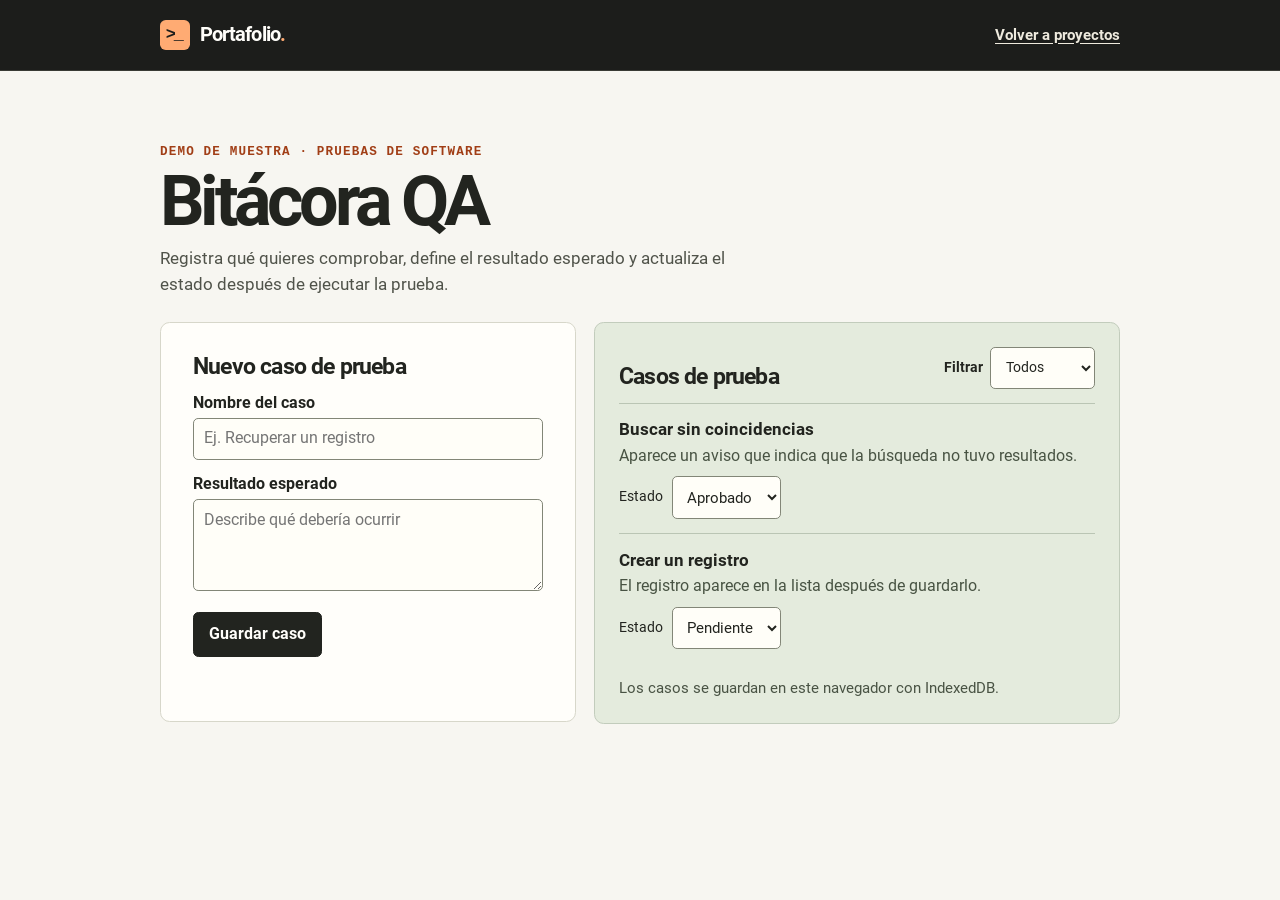
<file: demos/bitacora.html>
<!doctype html>
<html lang="es-MX"><head><meta charset="utf-8"><meta name="viewport" content="width=device-width,initial-scale=1"><meta name="theme-color" content="#1c1d1b"><title>Bitácora QA · Casos de prueba</title><link rel="icon" href="../assets/icono.png"><link rel="stylesheet" href="../css/estilos.css"><link rel="stylesheet" href="../css/demos.css"><script defer src="bitacora.js"></script></head>
<body class="demo"><a class="salto" href="#principal">Saltar al contenido</a>
<header class="cabecera"><div class="ancho barra"><a class="marca" href="../index.html"><span class="marca-icono" aria-hidden="true">&gt;_</span><span>Portafolio<span class="punto">.</span></span></a><a class="volver" href="../index.html#proyectos">Volver a proyectos</a></div></header>
<main class="ancho escenario" id="principal">
  <div class="encabezado-demo"><p class="ceja">Demo de muestra · Pruebas de software</p><h1>Bitácora QA</h1><p>Registra qué quieres comprobar, define el resultado esperado y actualiza el estado después de ejecutar la prueba.</p></div>
  <div class="qa-grid">
    <section class="panel-demo panel-qa" aria-labelledby="nuevo"><h2 id="nuevo">Nuevo caso de prueba</h2>
      <form id="formulario-caso"><fieldset id="entradas" disabled><label for="caso">Nombre del caso</label><input id="caso" required maxlength="90" autocomplete="off" placeholder="Ej. Recuperar un registro"><label for="esperado">Resultado esperado</label><textarea id="esperado" required maxlength="300" rows="3" placeholder="Describe qué debería ocurrir"></textarea><button class="accion" type="submit">Guardar caso</button></fieldset></form>
      <p id="estado-bitacora" role="status"></p>
    </section>
    <section class="resultados" aria-labelledby="mis-casos"><div class="cabecera-lista"><h2 id="mis-casos">Casos de prueba</h2><div class="filtro-qa"><label for="filtro">Filtrar</label><select id="filtro"><option value="Todos">Todos</option><option>Pendiente</option><option>Aprobado</option><option>Fallido</option></select></div></div><ul class="lista-casos" id="casos"></ul><p id="sin-casos" hidden>No hay casos con este estado.</p><p class="almacenamiento" id="almacenamiento">Abriendo la bitácora…</p></section>
  </div>
  <noscript><p>Activa JavaScript para registrar y consultar los casos de prueba.</p></noscript>
</main></body></html>
</file>
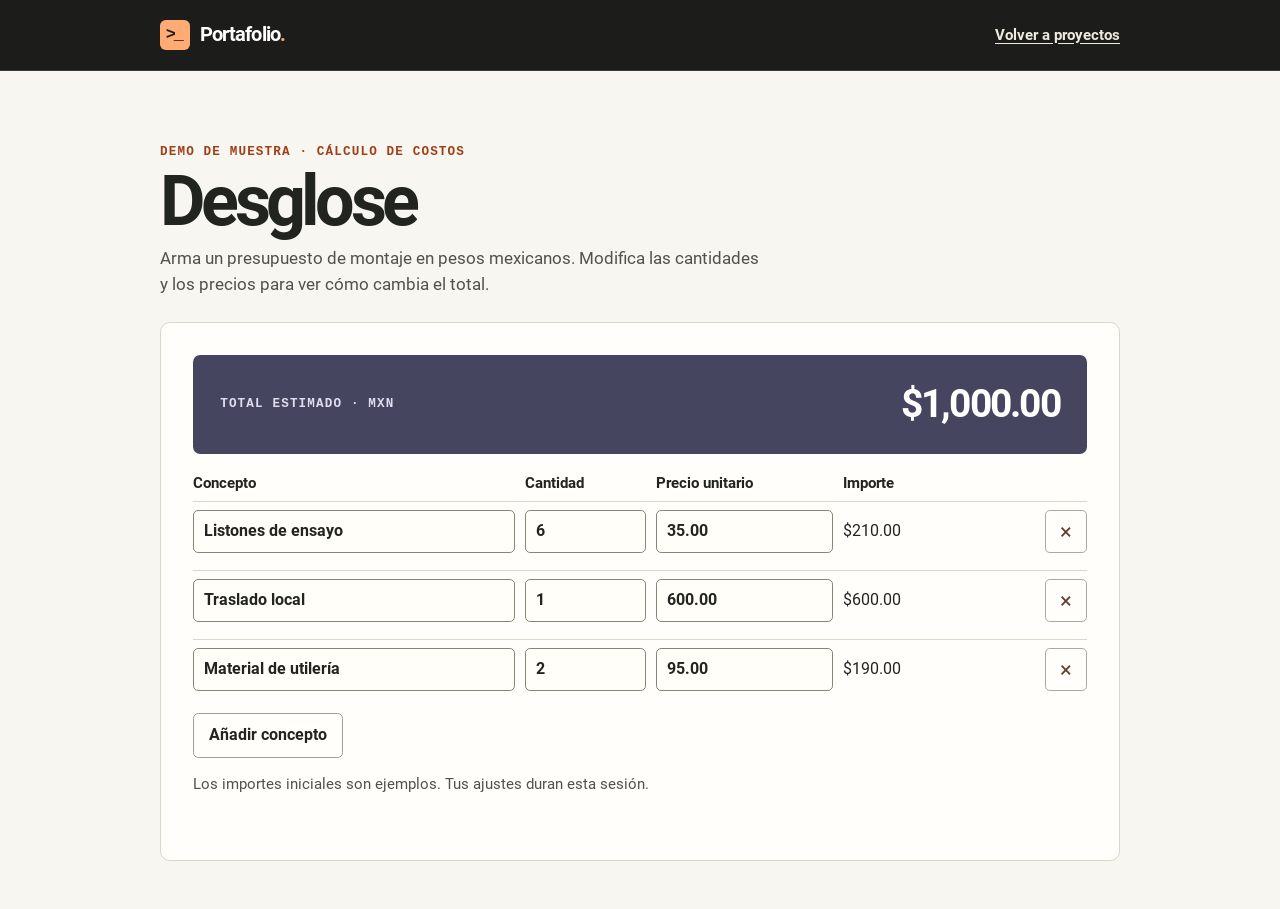
<file: demos/desglose.html>
<!doctype html>
<html lang="es-MX"><head><meta charset="utf-8"><meta name="viewport" content="width=device-width,initial-scale=1"><meta name="theme-color" content="#1c1d1b"><title>Desglose · Presupuesto de montaje</title><link rel="icon" href="../assets/icono.png"><link rel="stylesheet" href="../css/estilos.css"><link rel="stylesheet" href="../css/demos.css"><script defer src="desglose.js"></script></head>
<body class="demo"><a class="salto" href="#principal">Saltar al contenido</a>
<header class="cabecera"><div class="ancho barra"><a class="marca" href="../index.html"><span class="marca-icono" aria-hidden="true">&gt;_</span><span>Portafolio<span class="punto">.</span></span></a><a class="volver" href="../index.html#proyectos">Volver a proyectos</a></div></header>
<main class="ancho escenario" id="principal">
  <div class="encabezado-demo"><p class="ceja">Demo de muestra · Cálculo de costos</p><h1>Desglose</h1><p>Arma un presupuesto de montaje en pesos mexicanos. Modifica las cantidades y los precios para ver cómo cambia el total.</p></div>
  <section class="panel-demo" aria-label="Presupuesto de montaje">
    <div class="resumen-costo"><div class="ceja">Total estimado · MXN</div><output id="total" aria-label="Total estimado en pesos mexicanos">—</output></div>
    <div class="titulos-costo" aria-hidden="true"><span>Concepto</span><span>Cantidad</span><span>Precio unitario</span><span>Importe</span><span></span></div>
    <div id="partidas" class="partidas"></div><button id="agregar-partida" class="accion secundario" type="button">Añadir concepto</button><p class="nota-demo">Los importes iniciales son ejemplos. Tus ajustes duran esta sesión.</p><p id="estado-presupuesto" role="status"></p>
  </section>
  <template id="plantilla-partida"><div class="fila-costo">
    <label><span>Concepto</span><input class="concepto" type="text" maxlength="75" placeholder="Nuevo concepto" autocomplete="off"></label>
    <label><span>Cantidad</span><input class="cantidad" type="number" min="0" max="9999" step="1" required inputmode="numeric"></label>
    <label><span>Precio unitario en MXN</span><input class="precio" type="number" min="0" max="999999.99" step="0.01" required inputmode="decimal"></label>
    <div class="importe"><span class="solo-movil">Importe</span><output class="subtotal"></output></div><button type="button" class="quitar">×</button>
  </div></template>
  <noscript><p>Activa JavaScript para calcular los importes.</p></noscript>
</main></body></html>
</file>
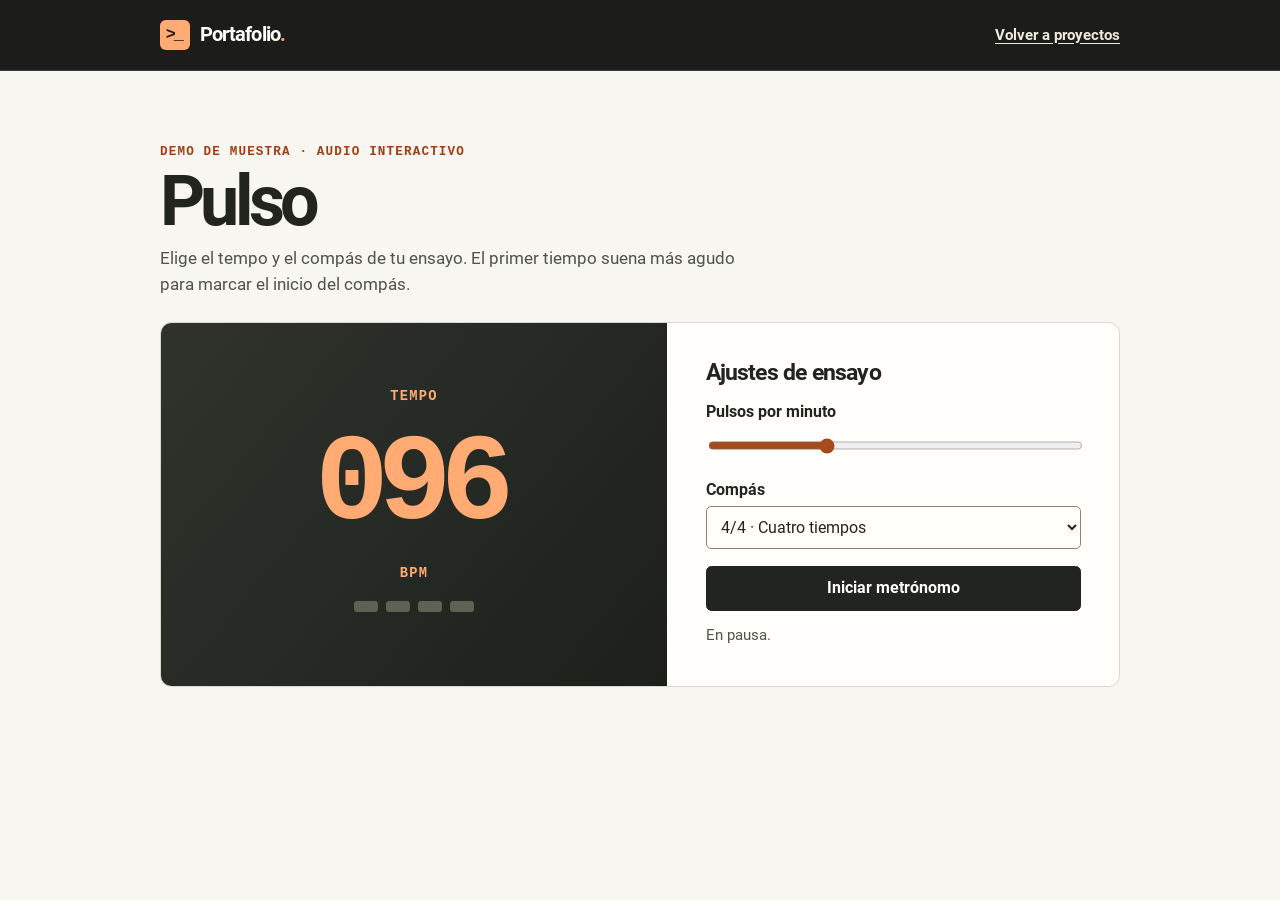
<file: demos/pulso.html>
<!doctype html>
<html lang="es-MX"><head><meta charset="utf-8"><meta name="viewport" content="width=device-width,initial-scale=1"><meta name="theme-color" content="#1c1d1b"><title>Pulso · Metrónomo de ensayo</title><link rel="icon" href="../assets/icono.png"><link rel="stylesheet" href="../css/estilos.css"><link rel="stylesheet" href="../css/demos.css"><script defer src="pulso.js"></script></head>
<body class="demo"><a class="salto" href="#principal">Saltar al contenido</a>
<header class="cabecera"><div class="ancho barra"><a class="marca" href="../index.html"><span class="marca-icono" aria-hidden="true">&gt;_</span><span>Portafolio<span class="punto">.</span></span></a><a class="volver" href="../index.html#proyectos">Volver a proyectos</a></div></header>
<main class="ancho escenario" id="principal">
  <div class="encabezado-demo"><p class="ceja">Demo de muestra · Audio interactivo</p><h1>Pulso</h1><p>Elige el tempo y el compás de tu ensayo. El primer tiempo suena más agudo para marcar el inicio del compás.</p></div>
  <div class="consola">
    <div class="visor"><p>TEMPO</p><output id="lectura-bpm" class="bpm-digital" for="tempo">096</output><p>BPM</p><div class="batutas" id="batutas" aria-hidden="true"></div></div>
    <section class="controles" aria-labelledby="ajustes"><h2 id="ajustes">Ajustes de ensayo</h2><label for="tempo">Pulsos por minuto</label><input type="range" id="tempo" min="40" max="220" step="1" value="96"><label for="compas">Compás</label><select id="compas"><option value="2">2/4 · Dos tiempos</option><option value="3">3/4 · Tres tiempos</option><option value="4" selected>4/4 · Cuatro tiempos</option></select><button type="button" id="iniciar" class="accion" aria-pressed="false">Iniciar metrónomo</button><p class="estado-ayuda" id="estado-audio" role="status">En pausa.</p></section>
  </div>
  <noscript><p>Activa JavaScript para iniciar el metrónomo.</p></noscript>
</main></body></html>
</file>
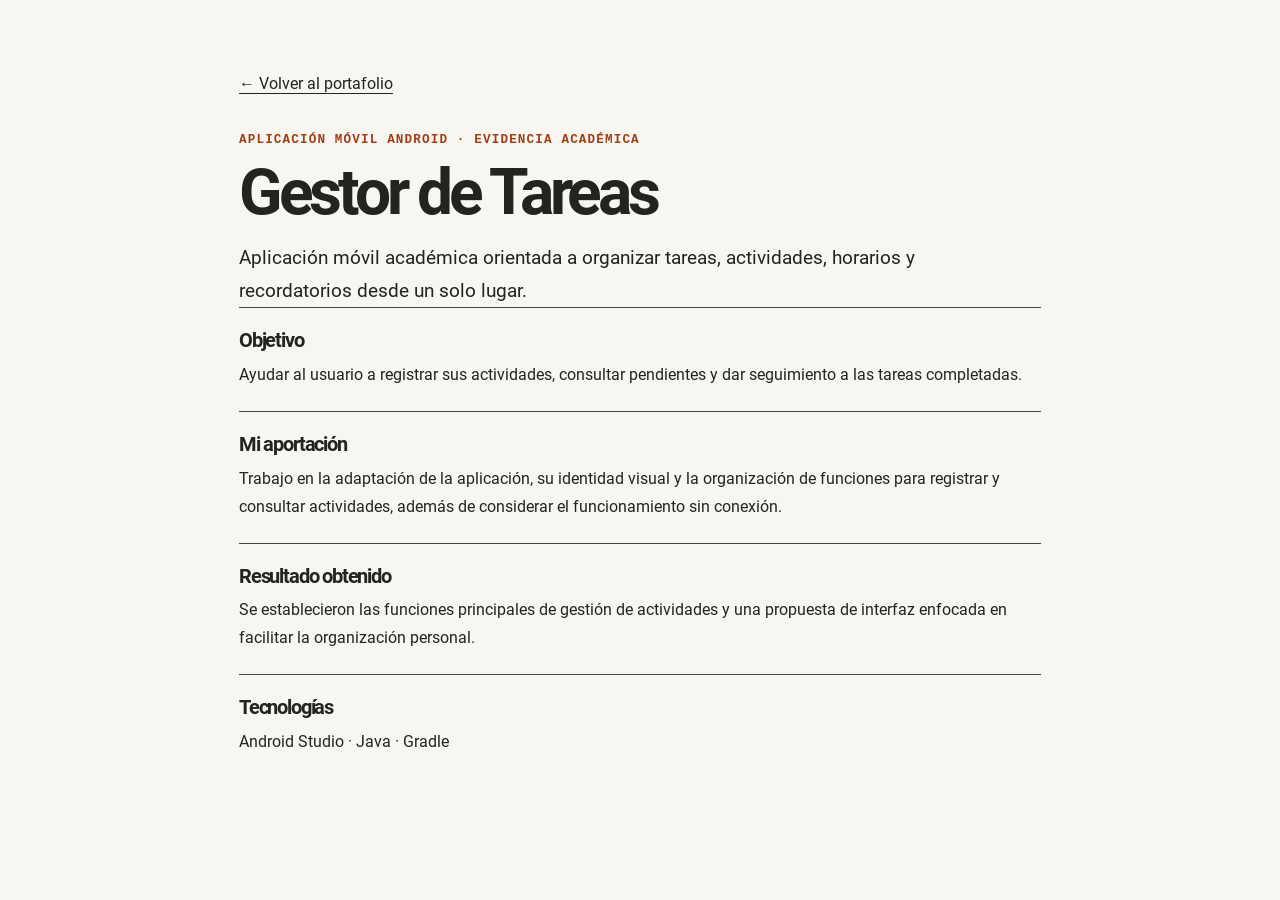
<file: proyectos/gestor-tareas.html>
<!doctype html><html lang="es-MX"><head><meta charset="utf-8"><meta name="viewport" content="width=device-width,initial-scale=1"><meta name="theme-color" content="#1c1d1b"><title>Gestor de Tareas · Julio Martínez Flores</title><link rel="stylesheet" href="../css/estilos.css"><style>.detalle-proyecto{max-width:850px;margin:0 auto;padding:72px 24px 90px}.detalle-proyecto h1{font-size:clamp(2.2rem,6vw,4rem);line-height:1.05;margin:.5rem 0 1rem}.detalle-proyecto .resumen{font-size:1.2rem;line-height:1.7;max-width:720px}.detalle-proyecto .bloque{border-top:1px solid #444;padding:22px 0}.detalle-proyecto h2{font-size:1.25rem;margin:0 0 10px}.detalle-proyecto p{line-height:1.75}.volver{display:inline-block;margin-bottom:32px}</style></head><body><main class="detalle-proyecto"><a class="volver" href="../index.html#proyectos">← Volver al portafolio</a><p class="ceja">Aplicación móvil Android · Evidencia académica</p><h1>Gestor de Tareas</h1><p class="resumen">Aplicación móvil académica orientada a organizar tareas, actividades, horarios y recordatorios desde un solo lugar.</p><section class="bloque"><h2>Objetivo</h2><p>Ayudar al usuario a registrar sus actividades, consultar pendientes y dar seguimiento a las tareas completadas.</p></section><section class="bloque"><h2>Mi aportación</h2><p>Trabajo en la adaptación de la aplicación, su identidad visual y la organización de funciones para registrar y consultar actividades, además de considerar el funcionamiento sin conexión.</p></section><section class="bloque"><h2>Resultado obtenido</h2><p>Se establecieron las funciones principales de gestión de actividades y una propuesta de interfaz enfocada en facilitar la organización personal.</p></section><section class="bloque"><h2>Tecnologías</h2><p>Android Studio · Java · Gradle</p></section></main></body></html>
</file>
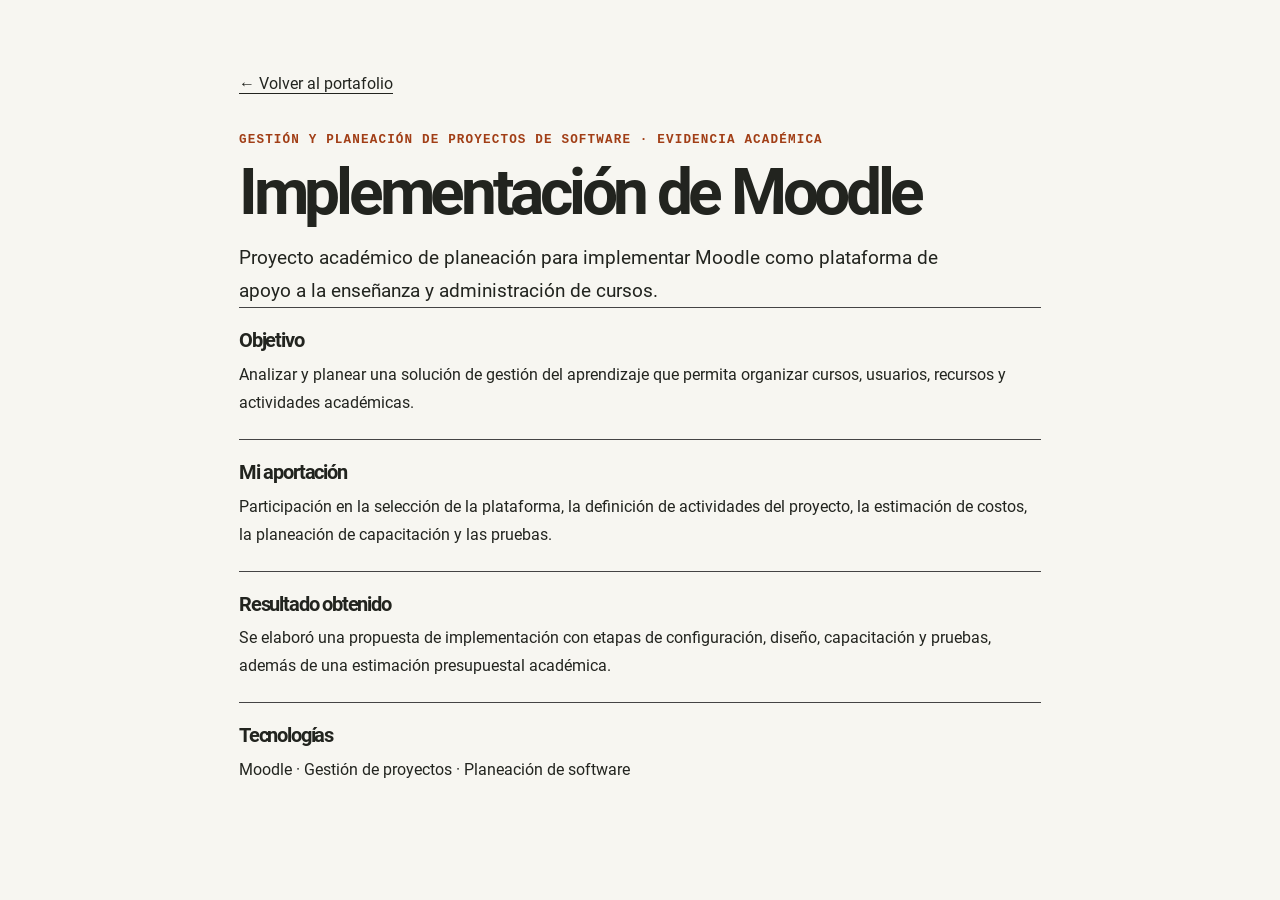
<file: proyectos/moodle.html>
<!doctype html><html lang="es-MX"><head><meta charset="utf-8"><meta name="viewport" content="width=device-width,initial-scale=1"><meta name="theme-color" content="#1c1d1b"><title>Implementación de Moodle · Julio Martínez Flores</title><link rel="stylesheet" href="../css/estilos.css"><style>.detalle-proyecto{max-width:850px;margin:0 auto;padding:72px 24px 90px}.detalle-proyecto h1{font-size:clamp(2.2rem,6vw,4rem);line-height:1.05;margin:.5rem 0 1rem}.detalle-proyecto .resumen{font-size:1.2rem;line-height:1.7;max-width:720px}.detalle-proyecto .bloque{border-top:1px solid #444;padding:22px 0}.detalle-proyecto h2{font-size:1.25rem;margin:0 0 10px}.detalle-proyecto p{line-height:1.75}.volver{display:inline-block;margin-bottom:32px}</style></head><body><main class="detalle-proyecto"><a class="volver" href="../index.html#proyectos">← Volver al portafolio</a><p class="ceja">Gestión y planeación de proyectos de software · Evidencia académica</p><h1>Implementación de Moodle</h1><p class="resumen">Proyecto académico de planeación para implementar Moodle como plataforma de apoyo a la enseñanza y administración de cursos.</p><section class="bloque"><h2>Objetivo</h2><p>Analizar y planear una solución de gestión del aprendizaje que permita organizar cursos, usuarios, recursos y actividades académicas.</p></section><section class="bloque"><h2>Mi aportación</h2><p>Participación en la selección de la plataforma, la definición de actividades del proyecto, la estimación de costos, la planeación de capacitación y las pruebas.</p></section><section class="bloque"><h2>Resultado obtenido</h2><p>Se elaboró una propuesta de implementación con etapas de configuración, diseño, capacitación y pruebas, además de una estimación presupuestal académica.</p></section><section class="bloque"><h2>Tecnologías</h2><p>Moodle · Gestión de proyectos · Planeación de software</p></section></main></body></html>
</file>
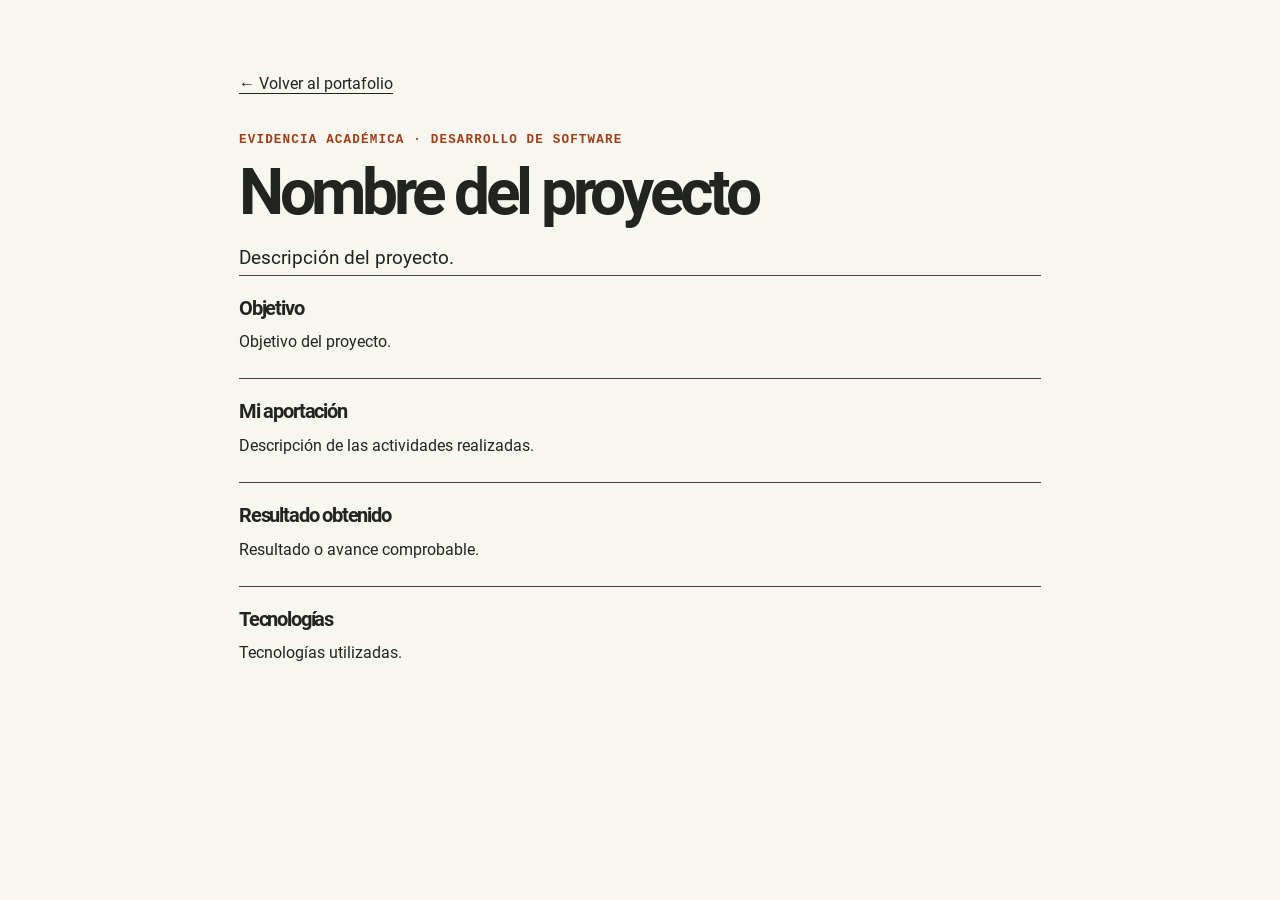
<file: proyectos/plantilla.html>
<!doctype html>
<html lang="es-MX">
<head>
  <meta charset="utf-8">
  <meta name="viewport" content="width=device-width,initial-scale=1">
  <meta name="theme-color" content="#1c1d1b">
  <title>Proyecto · Julio Martínez Flores</title>
  <link rel="stylesheet" href="../css/estilos.css">
  <style>
    .detalle-proyecto{max-width:850px;margin:0 auto;padding:72px 24px 90px}
    .detalle-proyecto h1{font-size:clamp(2.2rem,6vw,4rem);line-height:1.05;margin:.5rem 0 1rem}
    .detalle-proyecto .resumen{font-size:1.2rem;line-height:1.7;max-width:720px}
    .detalle-proyecto .bloque{border-top:1px solid #444;padding:22px 0}
    .detalle-proyecto h2{font-size:1.25rem;margin:0 0 10px}
    .detalle-proyecto p{line-height:1.75}
    .volver{display:inline-block;margin-bottom:32px}
  </style>
</head>
<body>
  <main class="detalle-proyecto">
    <a class="volver" href="../index.html#proyectos">← Volver al portafolio</a>
    <p class="ceja">Evidencia académica · Desarrollo de software</p>
    <h1>Nombre del proyecto</h1>
    <p class="resumen">Descripción del proyecto.</p>
    <section class="bloque"><h2>Objetivo</h2><p>Objetivo del proyecto.</p></section>
    <section class="bloque"><h2>Mi aportación</h2><p>Descripción de las actividades realizadas.</p></section>
    <section class="bloque"><h2>Resultado obtenido</h2><p>Resultado o avance comprobable.</p></section>
    <section class="bloque"><h2>Tecnologías</h2><p>Tecnologías utilizadas.</p></section>
  </main>
</body>
</html>
</file>
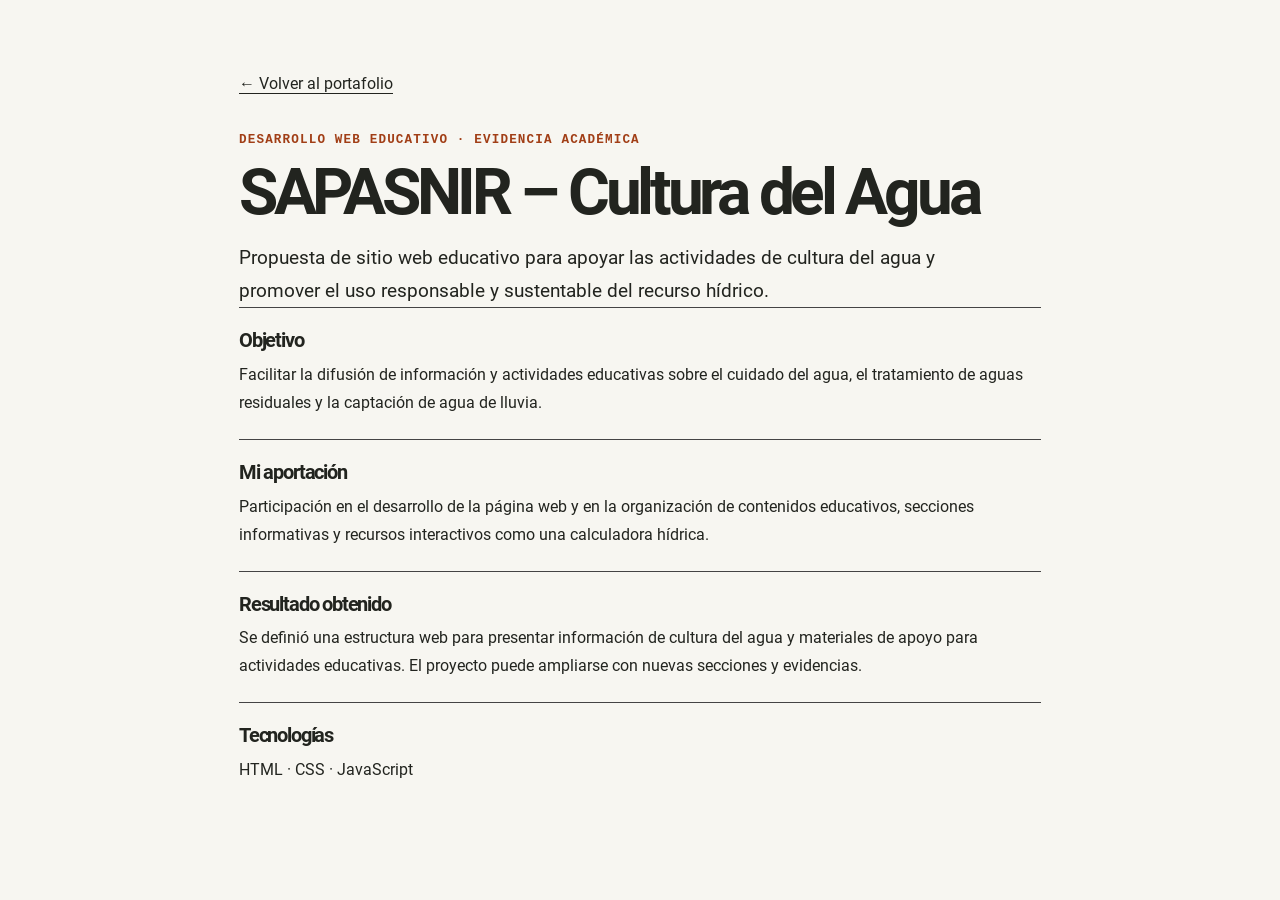
<file: proyectos/sapasnir.html>
<!doctype html><html lang="es-MX"><head><meta charset="utf-8"><meta name="viewport" content="width=device-width,initial-scale=1"><meta name="theme-color" content="#1c1d1b"><title>SAPASNIR – Cultura del Agua · Julio Martínez Flores</title><link rel="stylesheet" href="../css/estilos.css"><style>.detalle-proyecto{max-width:850px;margin:0 auto;padding:72px 24px 90px}.detalle-proyecto h1{font-size:clamp(2.2rem,6vw,4rem);line-height:1.05;margin:.5rem 0 1rem}.detalle-proyecto .resumen{font-size:1.2rem;line-height:1.7;max-width:720px}.detalle-proyecto .bloque{border-top:1px solid #444;padding:22px 0}.detalle-proyecto h2{font-size:1.25rem;margin:0 0 10px}.detalle-proyecto p{line-height:1.75}.volver{display:inline-block;margin-bottom:32px}</style></head><body><main class="detalle-proyecto"><a class="volver" href="../index.html#proyectos">← Volver al portafolio</a><p class="ceja">Desarrollo web educativo · Evidencia académica</p><h1>SAPASNIR – Cultura del Agua</h1><p class="resumen">Propuesta de sitio web educativo para apoyar las actividades de cultura del agua y promover el uso responsable y sustentable del recurso hídrico.</p><section class="bloque"><h2>Objetivo</h2><p>Facilitar la difusión de información y actividades educativas sobre el cuidado del agua, el tratamiento de aguas residuales y la captación de agua de lluvia.</p></section><section class="bloque"><h2>Mi aportación</h2><p>Participación en el desarrollo de la página web y en la organización de contenidos educativos, secciones informativas y recursos interactivos como una calculadora hídrica.</p></section><section class="bloque"><h2>Resultado obtenido</h2><p>Se definió una estructura web para presentar información de cultura del agua y materiales de apoyo para actividades educativas. El proyecto puede ampliarse con nuevas secciones y evidencias.</p></section><section class="bloque"><h2>Tecnologías</h2><p>HTML · CSS · JavaScript</p></section></main></body></html>
</file>
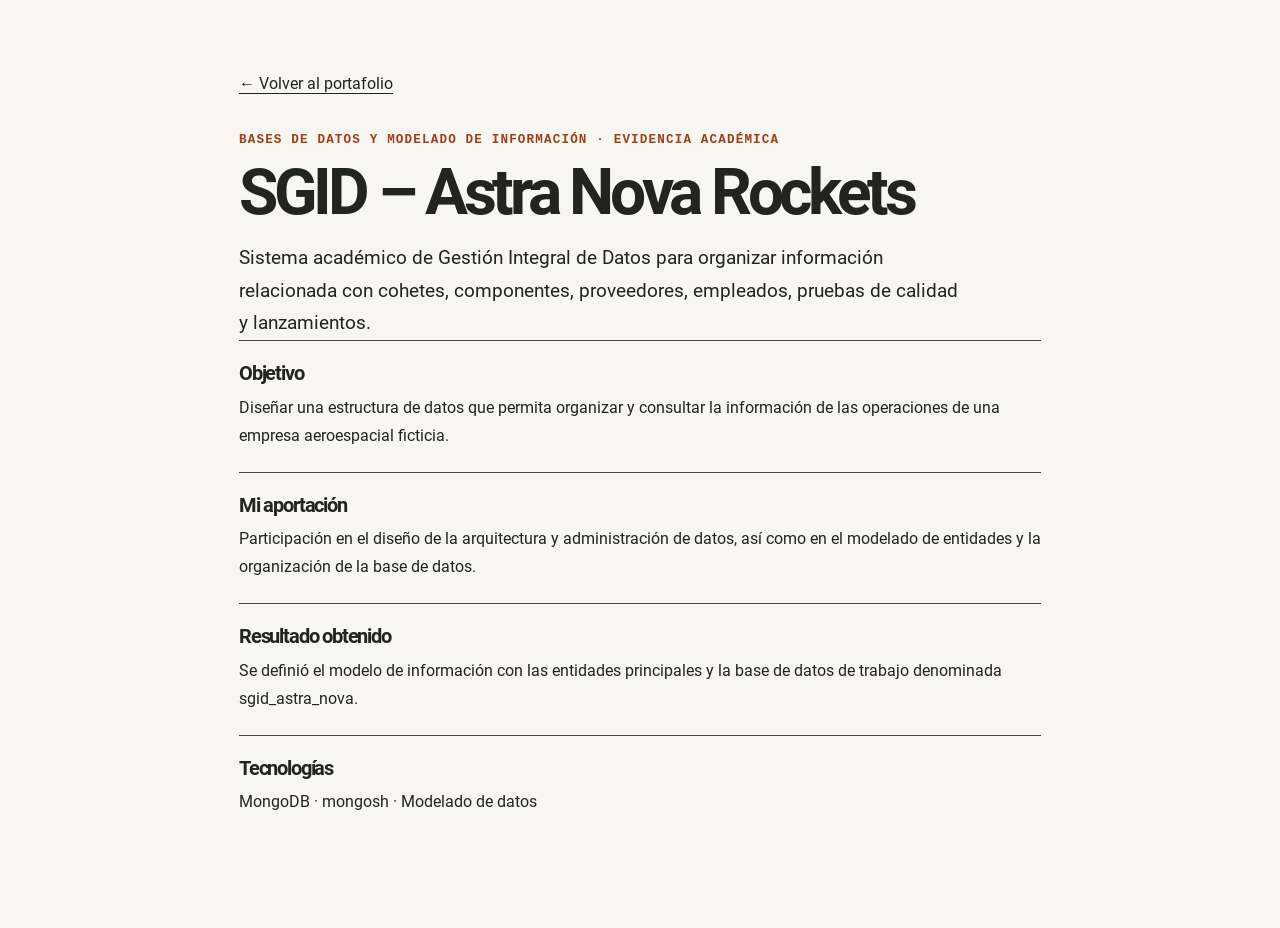
<file: proyectos/sgid-astra-nova.html>
<!doctype html><html lang="es-MX"><head><meta charset="utf-8"><meta name="viewport" content="width=device-width,initial-scale=1"><meta name="theme-color" content="#1c1d1b"><title>SGID – Astra Nova Rockets · Julio Martínez Flores</title><link rel="stylesheet" href="../css/estilos.css"><style>.detalle-proyecto{max-width:850px;margin:0 auto;padding:72px 24px 90px}.detalle-proyecto h1{font-size:clamp(2.2rem,6vw,4rem);line-height:1.05;margin:.5rem 0 1rem}.detalle-proyecto .resumen{font-size:1.2rem;line-height:1.7;max-width:720px}.detalle-proyecto .bloque{border-top:1px solid #444;padding:22px 0}.detalle-proyecto h2{font-size:1.25rem;margin:0 0 10px}.detalle-proyecto p{line-height:1.75}.volver{display:inline-block;margin-bottom:32px}</style></head><body><main class="detalle-proyecto"><a class="volver" href="../index.html#proyectos">← Volver al portafolio</a><p class="ceja">Bases de datos y modelado de información · Evidencia académica</p><h1>SGID – Astra Nova Rockets</h1><p class="resumen">Sistema académico de Gestión Integral de Datos para organizar información relacionada con cohetes, componentes, proveedores, empleados, pruebas de calidad y lanzamientos.</p><section class="bloque"><h2>Objetivo</h2><p>Diseñar una estructura de datos que permita organizar y consultar la información de las operaciones de una empresa aeroespacial ficticia.</p></section><section class="bloque"><h2>Mi aportación</h2><p>Participación en el diseño de la arquitectura y administración de datos, así como en el modelado de entidades y la organización de la base de datos.</p></section><section class="bloque"><h2>Resultado obtenido</h2><p>Se definió el modelo de información con las entidades principales y la base de datos de trabajo denominada sgid_astra_nova.</p></section><section class="bloque"><h2>Tecnologías</h2><p>MongoDB · mongosh · Modelado de datos</p></section></main></body></html>
</file>
<file: css/estilos.css>
@font-face{font-family:Roboto;src:url("../assets/fuentes/roboto-400.woff2") format("woff2");font-style:normal;font-weight:400;font-display:swap}
@font-face{font-family:Roboto;src:url("../assets/fuentes/roboto-700.woff2") format("woff2");font-style:normal;font-weight:700;font-display:swap}
:root{
  --tinta:#22241f;--texto:#50534a;--papel:#f7f6f1;--blanco:#fffefa;--linea:#d7d7ca;
  --noche:#1c1d1b;--acento:#ffab73;--cobre:#a13e16;--mono:"IBM Plex Mono","Courier New",monospace;
  --sans:Roboto,"Inter",Arial,sans-serif;
}
*{box-sizing:border-box}
html{scroll-behavior:smooth;scroll-padding-top:5.8rem}
body{margin:0;color:var(--tinta);background:var(--papel);font:1rem/1.55 var(--sans);-webkit-font-smoothing:antialiased}
figure,h1,h2,h3,h4,p,dl,dd{margin:0}
button,input,select,textarea{font:inherit}
button,a{touch-action:manipulation}
button{cursor:pointer}
a{color:inherit;text-underline-offset:.23em}
[hidden]{display:none!important}
:focus-visible{outline:3px solid #007b93;outline-offset:4px}
.cabecera :focus-visible,.portada :focus-visible,.contacto :focus-visible,footer :focus-visible{outline-color:#ffc092}
.ancho{width:min(84%,75rem);margin-inline:auto}
.salto{position:fixed;top:.45rem;left:.5rem;z-index:10;background:white;color:black;padding:.65rem 1rem;transform:translateY(-160%)}
.salto:focus{transform:translateY(0)}
.cabecera{position:sticky;z-index:5;top:0;background:var(--noche);color:var(--blanco);border-bottom:1px solid #393b35}
.barra{min-height:4.4rem;display:flex;align-items:center;justify-content:space-between;gap:1.2rem}
.marca{display:inline-flex;align-items:center;gap:.65rem;font-size:1.28rem;letter-spacing:-.045em;font-weight:700;text-decoration:none}
.marca-icono{display:grid;place-content:center;width:1.85rem;height:1.85rem;background:var(--acento);color:var(--noche);font:700 1.05rem/1 var(--mono);border-radius:.36rem;letter-spacing:-.12em;padding-right:.12em}
.punto{color:var(--cobre)}
.marca .punto,.contacto .punto{color:var(--acento)}
nav{display:flex;align-items:center;gap:clamp(1.4rem,3.1vw,2.8rem)}
nav a{padding:.4rem 0;text-decoration:none;font-size:.94rem;color:#dedfd6}
nav a:hover,nav a[aria-current="location"]{color:var(--acento)}
nav .nav-contacto{border:1px solid #686960;padding:.36rem 1.05rem;border-radius:100rem}
nav .nav-contacto:hover{border-color:var(--acento)}
.boton-menu{display:none}
.portada{position:relative;overflow:hidden;background:var(--noche);color:var(--blanco)}
.portada-contenido{position:relative;display:grid;grid-template-columns:1fr 1fr;align-items:center;min-height:clamp(26rem,34.6vw,32.5rem);column-gap:1rem}
.portada-texto{position:relative;z-index:1;padding:3.1rem 0 3.55rem}
.ceja{font:700 .79rem/1.4 var(--mono);letter-spacing:.09em;text-transform:uppercase;color:var(--cobre)}
.ceja-portada{display:flex;align-items:center;gap:.65rem;color:var(--acento);margin-bottom:1.15rem}
.ceja-portada span{height:2px;width:1.9rem;background:currentColor}
h1{font-size:clamp(3.75rem,6.15vw,5.9rem);line-height:.98;font-weight:700;letter-spacing:-.067em}
h1 em{font-family:"Instrument Serif",Georgia,"Times New Roman",serif;font-weight:400;color:var(--acento);letter-spacing:-.065em}
#resumen-portada{margin-top:1.22rem;max-width:37ch;color:#d5d5ca;font-size:clamp(1rem,1.35vw,1.17rem);line-height:1.48}
.portada-acciones{display:flex;align-items:center;gap:1.65rem;margin-top:1.55rem}
.boton{display:inline-flex;justify-content:center;align-items:center;gap:.65rem;padding:.7rem 1.06rem;min-height:2.75rem;border:1px solid transparent;border-radius:.38rem;text-decoration:none;font-size:.98rem;font-weight:700;line-height:1.2}
.boton-acento{color:#29231d;background:var(--acento)}
.boton-acento:hover{background:#ffc395}
.icono-cuadros{width:.87rem;height:.87rem;background:linear-gradient(currentColor 0 0) left top/39% 39%,linear-gradient(currentColor 0 0) right top/39% 39%,linear-gradient(currentColor 0 0) left bottom/39% 39%,linear-gradient(currentColor 0 0) right bottom/39% 39%;background-repeat:no-repeat}
.enlace-claro{color:#f1eee5;font-weight:700;text-decoration-color:#8c8a7f}
.enlace-claro:hover{color:var(--acento)}
.portada-arte{align-self:stretch;position:relative;margin-right:-4.5%;min-width:0}
.portada-arte img{position:absolute;width:114%;height:100%;left:-4%;top:0;object-fit:cover;object-position:50% 53%;mask-image:linear-gradient(90deg,transparent 0%,#000 10%,#000 89%,transparent 100%);-webkit-mask-image:linear-gradient(90deg,transparent 0%,#000 10%,#000 89%,transparent 100%)}
.seccion{padding-block:clamp(3.25rem,5.1vw,5rem)}
.cabecera-seccion{display:flex;align-items:end;justify-content:space-between;gap:2.3rem;margin-bottom:1.75rem}
h2{font-weight:700;font-size:clamp(2.17rem,3.6vw,3.55rem);line-height:1.03;letter-spacing:-.059em}
.cabecera-seccion>p{max-width:36ch;font-size:.98rem;line-height:1.45;color:var(--texto)}
.rejilla-proyectos{display:grid;grid-template-columns:repeat(3,minmax(0,1fr));gap:clamp(.9rem,1.8vw,1.75rem)}
.proyecto{display:flex;flex-direction:column;min-width:0;background:var(--blanco);border:1px solid var(--linea);border-radius:.54rem;overflow:hidden}
.cubierta{position:relative;aspect-ratio:1.92/1;overflow:hidden;isolation:isolate;container-type:inline-size;display:grid;place-items:center}
.cubierta::after{content:"";z-index:2;position:absolute;inset:0;pointer-events:none;box-shadow:inset 0 -1px 0 #25251c1c}
.cubierta img{display:block;width:100%;height:100%;object-fit:cover}
.portada-pulso{background:radial-gradient(ellipse at 28% 14%,#f6c09c,transparent 58%),linear-gradient(133deg,#eba37c,#d7885f)}
.mini-pulso{font-size:1cqw;position:relative;width:60%;height:58%;border-radius:1em;background:linear-gradient(155deg,#393a34,#20231f);color:#ffb37a;box-shadow:.2em .8em 0 #49443b,1.7em 3em 3.5em #673c3196;transform:rotate(-9deg);border:.22em solid #656257}
.pantalla-pulso{position:absolute;left:7%;top:16%;width:51%;height:45%;background:#171b17;border:1px solid #55594a;border-radius:.45em;display:flex;align-items:center;justify-content:center;gap:1em;box-shadow:inset 0 .25em .65em #000a}
.pantalla-pulso span{font:700 7em/1 var(--mono);letter-spacing:-.1em}
.pantalla-pulso small{font:700 2.45em/1 var(--mono)}
.dial{position:absolute;right:6%;top:13%;width:26%;aspect-ratio:1;border-radius:50%;background:repeating-conic-gradient(#67685b 0 5deg,#3c3d37 6deg 10deg);box-shadow:.45em .5em .7em #0008}
.dial::after{content:"";position:absolute;inset:13%;border-radius:50%;background:linear-gradient(145deg,#767569,#46483f)}
.dial::before{content:"";position:absolute;z-index:1;top:17%;left:61%;height:27%;width:6%;background:#ffae73;transform:rotate(30deg)}
.luces{display:flex;gap:1.1em;position:absolute;left:8%;bottom:16%}.luces i{width:2.65em;height:1.8em;background:#736350;border-radius:.35em}.luces i:first-child{background:#ffba83;box-shadow:0 0 1em #f99e5b55}
.ranuras{position:absolute;right:9%;bottom:15%;width:20%;height:10%;background:repeating-linear-gradient(90deg,#121512 0 .65em,transparent .65em 1.45em)}
.portada-bitacora{background:radial-gradient(ellipse at 20% 0%,#c9debd,transparent 59%),linear-gradient(135deg,#adc9a7,#7f9c83)}
.hoja-qa,.hoja-atras{position:absolute;font-size:1cqw;width:43%;height:75%;background:#fcf6df;box-shadow:.5em 1.8em 2.5em #304d3e52;border:1px solid #2e423b40}
.hoja-atras{width:45%;height:71%;background:#345949;transform:translate(10%,5%) rotate(8deg)}
.hoja-qa{transform:translate(-7%,-1%) rotate(-9deg);padding:3.8em 4.3em}
.hoja-cabeza{display:flex;align-items:center;justify-content:space-between;margin-bottom:2.4em;padding-bottom:1.2em;border-bottom:.42em solid #344a3d}
.hoja-cabeza strong{font:700 5.2em/.94 var(--sans);letter-spacing:-.08em;color:#374d41}
.hoja-cabeza i{width:6em;height:2.8em;background:repeating-linear-gradient(90deg,#5b6755 0 .44em,transparent .44em .8em)}
.tarea-mini{display:flex;align-items:center;gap:2em;margin-top:1.7em;color:#324d3a}.tarea-mini b{display:grid;place-content:center;width:1.4em;height:1.4em;border:.13em solid #536a58;font:700 2.6em/1 var(--sans)}.tarea-mini i{width:59%;height:.65em;background:#7d8973}.tarea-mini:last-child i{width:43%}
.portada-desglose{background:radial-gradient(ellipse at 22% 0%,#d9d8ef,transparent 60%),linear-gradient(140deg,#b9b7d8,#8c89b6)}
.grafico-mini{font-size:1cqw;position:absolute;left:19%;top:23%;width:43%;height:58%;display:flex;align-items:end;gap:1.35em;padding:3em 2.5em;background:repeating-linear-gradient(to top,transparent 0 3.7em,#ffffff19 3.7em 4.05em),#454661;border:1px solid #39395077;box-shadow:.8em 1.7em 2.5em #35344945;transform:rotate(-10deg)}
.grafico-mini i{width:11%;background:#bebadf}.grafico-mini i:nth-child(1){height:28%}.grafico-mini i:nth-child(2){height:50%}.grafico-mini i:nth-child(3){height:44%}.grafico-mini i:nth-child(4){height:72%}.grafico-mini i:nth-child(5){height:90%}
.recibo-mini{font-size:1cqw;position:absolute;right:20%;top:14%;width:31%;height:74%;transform:rotate(8deg);background:#fff7dd;box-shadow:.8em 1.8em 2.4em #3a365756;color:#3f4352;padding:3.6em 2.9em}
.recibo-mini::after{content:"";position:absolute;left:0;right:0;bottom:-1em;height:1.05em;background:linear-gradient(135deg,#fff7dd 28%,transparent 30%) 0 0/2em 2em,linear-gradient(-135deg,#fff7dd 28%,transparent 30%) 0 0/2em 2em}
.recibo-mini>div:first-child{display:flex;align-items:center;justify-content:space-between;padding-bottom:1.2em;border-bottom:.4em solid currentColor}
.recibo-mini b{font:700 3.35em/1 var(--mono)}.recibo-mini i{width:5em;height:2.5em;background:repeating-linear-gradient(90deg,#454651 0 .49em,transparent .49em .9em)}
.renglon-recibo{margin-top:1.8em;height:.65em;background:linear-gradient(90deg,#8c8c89 0 53%,transparent 53% 76%,#8c8c89 76%)}.total-mini{margin-top:1.15em;padding-top:.7em;border-top:.11em dashed #555665;font:700 2.65em/1 var(--mono);display:flex;justify-content:space-between;align-items:center}.total-mini b{font-size:1.35em}
.portada-neutra{background:#d4d8ca;color:#4d5547;font:700 2.2rem var(--mono)}
.cuerpo-proyecto{display:flex;flex:1;flex-direction:column;padding:1.2rem 1.3rem .95rem}
.categoria{color:var(--cobre);font:700 .76rem/1.5 var(--mono);letter-spacing:.075em;text-transform:uppercase}
.cuerpo-proyecto h3{font-size:clamp(1.45rem,2.05vw,2rem);line-height:1.12;letter-spacing:-.04em;margin:.25rem 0 .45rem}
.cuerpo-proyecto>p:not(.categoria){color:var(--texto);line-height:1.48}
.tags{display:flex;flex-wrap:wrap;gap:.37rem;padding:0;margin:.95rem 0 1.1rem;list-style:none}
.tags li{padding:.14rem .46rem;background:#efeee6;border-radius:.2rem;color:#44473f;font:400 .8rem/1.5 var(--mono)}
.acciones-proyecto{display:flex;flex-wrap:wrap;align-items:center;justify-content:space-between;gap:.1rem .85rem;border-top:1px solid var(--linea);margin-top:auto;padding-top:.45rem}
.acciones-proyecto a,.acciones-proyecto button{display:inline-flex;align-items:center;min-height:2.4rem;font-size:.94rem}
.acciones-proyecto a{font-weight:700;text-decoration:underline;text-decoration-color:#aba99b}
.acciones-proyecto button,.pie button{border:0;padding:.15rem 0;background:transparent;color:var(--texto);text-decoration:underline;text-underline-offset:.25em}
.acciones-proyecto button:hover,.acciones-proyecto a:hover{color:var(--cobre)}
.perfil{background:#eeeee6;border-block:1px solid var(--linea)}
.perfil-rejilla{display:grid;grid-template-columns:10rem minmax(0,1.3fr) minmax(0,1fr);align-items:center;gap:clamp(1.5rem,3.5vw,3.5rem)}
.foto{width:100%;aspect-ratio:4/4.7;overflow:hidden;background:#d7d7ca;border:1px solid #bfc2b4;border-radius:.4rem}
.foto>img{width:100%;height:100%;display:block;object-fit:cover;object-position:50% 35%}
.foto-reserva{height:100%;display:flex;align-items:center;justify-content:center;gap:.9rem;flex-direction:column;background:repeating-linear-gradient(-45deg,transparent 0 .48rem,#ccd0c127 .48rem .56rem);color:#51584a;text-align:center;font:400 .78rem/1.4 var(--mono)}
.camara{width:2.55rem;height:1.85rem;border:2px solid currentColor;border-radius:.3rem;display:grid;place-items:center;position:relative}
.camara::before{content:"";position:absolute;top:-.4rem;left:.3rem;width:.9rem;height:.25rem;background:currentColor;border-radius:.12rem .12rem 0 0}
.camara::after{content:"";width:.82rem;height:.82rem;border:2px solid currentColor;border-radius:50%}
.perfil h3,.estudios h4{font-weight:700;font-size:1.42rem;letter-spacing:-.035em;line-height:1.23;margin:.35rem 0 .45rem;overflow-wrap:anywhere}
.perfil-texto>p:not(.ceja),.estudios p:not(.ceja),.nota-tecnica{color:var(--texto)}
.ubicacion{margin-top:.65rem}.estudios{padding-left:clamp(1rem,3vw,3rem);border-left:1px solid #bfc2b4}
#lista-estudios>div+div{margin-top:.9rem}
#lista-estudios>p{margin-top:.4rem}
.tecnologia-rejilla{display:grid;grid-template-columns:1fr 1.25fr;gap:clamp(2rem,5vw,5rem)}
.nota-tecnica{font-size:1.05rem;max-width:38ch;margin-top:.8rem}
.lista-tecnologias>div{border-top:1px solid var(--linea);padding:1rem 0;display:grid;grid-template-columns:minmax(8rem,1fr) 1.2fr;gap:1rem;align-items:baseline}
.lista-tecnologias>div:last-child{border-bottom:1px solid var(--linea)}
.lista-tecnologias dt,.ficha-contenido dt{font-weight:700}
.lista-tecnologias dd{color:var(--texto);overflow-wrap:anywhere}
.contacto,footer{background:var(--noche);color:var(--blanco)}
.contacto{padding:clamp(3rem,5.2vw,4.8rem) 0}
.contacto-interior{display:flex;justify-content:space-between;gap:2rem;align-items:center}
#nota-contacto{color:#d4d5ca;margin-top:.8rem}
.canales{display:flex;flex-wrap:wrap;align-items:center;justify-content:flex-end;gap:1rem;max-width:55%}
.canales a{overflow-wrap:anywhere;color:var(--acento)}
.aviso{color:var(--texto)}
footer{border-top:1px solid #41433b}
.pie{min-height:4.2rem;display:flex;align-items:center;justify-content:space-between;gap:1rem;color:#c5c7bc;font-size:.88rem}
.pie div{display:flex;gap:1.5rem;align-items:center}
.pie button,.pie a{color:inherit;font:inherit}
dialog{padding:clamp(1.35rem,3vw,2.1rem);width:min(34rem,calc(100% - 2rem));max-height:88vh;max-height:88dvh;overflow:auto;color:var(--tinta);border:1px solid #8e8f83;border-radius:.65rem;background:var(--blanco);box-shadow:0 2rem 7rem #0005}
dialog::backdrop{background:#11170fe0}
.ficha-barra{display:flex;align-items:center;justify-content:space-between;gap:1.4rem;margin-bottom:.7rem}
.cerrar{display:grid;place-content:center;width:2.75rem;height:2.75rem;border:1px solid var(--linea);border-radius:50%;color:var(--tinta);background:var(--papel);font-size:1.55rem}
dialog h2{font-size:2.35rem}
.ficha-resumen{margin:.65rem 0 1.15rem;color:var(--texto)}
.ficha-contenido>div{border-top:1px solid var(--linea);padding:.65rem 0}
.ficha-contenido dd{color:var(--texto);overflow-wrap:anywhere}
.ficha-enlaces{display:flex;gap:.6rem;flex-wrap:wrap;margin-top:1rem}
.boton-tinta{background:var(--tinta);color:var(--blanco)}.boton-tinta:hover{background:#45483e}
.print-details{display:none}
@media(min-width:1500px){.portada-arte img{object-fit:contain}}
@media(max-width:1000px){
  .ancho{width:89%}.rejilla-proyectos{gap:.8rem}.cuerpo-proyecto{padding:1rem .9rem .65rem}
  .perfil-rejilla{grid-template-columns:8.5rem 1.1fr 1fr}.portada-arte img{width:116%;left:-5%}
}
@media(max-width:760px){
  html{scroll-padding-top:5rem}.ancho{width:90%}.barra{min-height:3.85rem}
  .boton-menu{display:flex;align-items:center;gap:.6rem;border:1px solid #66685e;border-radius:.35rem;background:transparent;color:var(--blanco);min-height:2.65rem;padding:0 .8rem;font-size:.9rem}
  .hamburguesa{display:block;width:1rem;height:.62rem;border-block:1.5px solid currentColor}
  nav{display:none;position:absolute;top:100%;left:0;right:0;flex-direction:column;align-items:stretch;gap:0;padding:.4rem 5% .9rem;background:var(--noche);border-bottom:1px solid #67685c}
  nav.abierto{display:flex}nav a,nav .nav-contacto{border:0;border-radius:0;padding:.65rem}
  .portada-contenido{grid-template-columns:1.05fr 1fr;min-height:22rem;gap:0}.portada-texto{padding-block:2.3rem}h1{font-size:clamp(3.25rem,7.5vw,4.2rem)}
  .portada-arte{margin-right:-6%}.portada-arte img{width:120%;left:-7%;object-fit:contain}
  .ceja-portada{font-size:.75rem}.portada-acciones{gap:1rem}.cabecera-seccion{display:block}.cabecera-seccion>p{margin-top:.65rem;max-width:50ch}
  .rejilla-proyectos{grid-template-columns:repeat(2,minmax(0,1fr));gap:1rem}.cuerpo-proyecto{padding:1rem}
  .perfil-rejilla{grid-template-columns:7.6rem minmax(0,1fr);gap:1.25rem}
  .estudios{grid-column:1/-1;border-left:0;border-top:1px solid var(--linea);padding:1.1rem 0 0}
  .tecnologia-rejilla{grid-template-columns:1fr;gap:1.5rem}
}
@media(max-width:540px){
  .portada-contenido{display:flex;flex-direction:column;align-items:stretch}.portada-texto{padding:2.45rem 0 .3rem}
  h1{font-size:clamp(3.58rem,12.5vw,4.4rem)}#resumen-portada{max-width:34ch;margin-top:1rem}
  .portada-arte{align-self:center;width:min(93%,21rem);height:auto;aspect-ratio:3/2;margin:.35rem auto 0}
  .portada-arte img{inset:0;width:100%;height:100%;object-fit:contain;
    mask-image:linear-gradient(90deg,transparent,#000 8%,#000 92%,transparent),linear-gradient(0deg,transparent,#000 8%,#000 95%,transparent);
    mask-composite:intersect}
  .portada-acciones{margin-top:1.08rem}.ceja-portada{margin-bottom:.8rem}
  .seccion{padding-block:2.75rem}.rejilla-proyectos{grid-template-columns:minmax(0,1fr);gap:1.1rem}.cubierta{aspect-ratio:2.08/1}
  .cabecera-seccion{margin-bottom:1.25rem}.cuerpo-proyecto{padding:1.1rem 1.2rem .7rem}.cuerpo-proyecto h3{font-size:1.65rem}
  .contacto-interior,.pie{align-items:flex-start;flex-direction:column}.canales{justify-content:flex-start;max-width:100%}.canales:empty{display:none}
  .pie{padding-block:1rem;gap:.45rem}.lista-tecnologias>div{grid-template-columns:1fr 1fr}
  .perfil-rejilla{grid-template-columns:6rem 1fr;gap:1rem}.foto-reserva{font-size:.75rem}
}
@media(prefers-reduced-motion:reduce){html{scroll-behavior:auto}*,*::before,*::after{animation-duration:0s!important;transition-duration:0s!important}}
@media print{
  @page{margin:15mm}html{scroll-padding:0}
  body{font:10.5pt/1.35 Arial,sans-serif;background:white;color:black}
  .ancho{width:100%;max-width:none}
  .cabecera,.portada-arte,.portada-acciones,.cubierta,.pie div,dialog,.acciones-proyecto,.salto{display:none!important}
  .portada,.perfil,.contacto,footer,.proyecto{background:white;color:black}
  .portada-contenido,.tecnologia-rejilla,.contacto-interior{display:block;min-height:0}
  .portada-texto,.seccion,.contacto{padding:7pt 0}.ceja-portada{margin-bottom:4pt}
  h1{font-size:27pt}h1 br{display:none}h1 br::after{content:" "}h1 em{margin-left:.2em;color:black}
  h2,dialog h2{font-size:18pt}.cabecera-seccion{margin:8pt 0}.cabecera-seccion>p{max-width:none}
  #resumen-portada,.pie,#nota-contacto{color:#333}.rejilla-proyectos{display:block}
  .proyecto{margin:4pt 0;border:0;border-top:.7pt solid #aaa;border-radius:0;break-inside:avoid}
  .cuerpo-proyecto{padding:4pt 0}.cuerpo-proyecto h3{font-size:14pt}.tags{margin:3pt 0}
  .perfil,.tecnologias,.contacto{break-inside:avoid}.perfil-rejilla{grid-template-columns:4.3rem 1fr 1fr;gap:1rem}.estudios{grid-column:auto;border-top:0;padding:0}
  .nota-tecnica{font-size:10pt;max-width:none}.lista-tecnologias>div{padding:4pt 0}.canales{max-width:none;justify-content:flex-start}
  .print-details{display:block;color:#333;font-size:9pt;overflow-wrap:anywhere}.print-details p{margin:2pt 0}
  .pie{min-height:0;padding-top:.4rem;display:block}footer{border-top:1px solid #ccc}
}
</file>
<file: css/demos.css>
.demo .ancho{max-width:60rem}.demo{min-height:100vh;background:var(--papel)}
.demo .cabecera{position:static}.volver{font-weight:700;font-size:.94rem;color:#eeeade}
.escenario{padding:clamp(2.2rem,6vw,4.5rem) 0 3rem}.encabezado-demo{margin-bottom:1.5rem}
.encabezado-demo h1{font-size:clamp(2.8rem,6.1vw,4.4rem);margin:.4rem 0 .6rem}
.encabezado-demo>p:last-child{max-width:60ch;color:var(--texto);font-size:1.04rem}
.panel-demo{background:var(--blanco);border:1px solid var(--linea);border-radius:.6rem;padding:clamp(1.05rem,3.4vw,2rem)}
.demo label,.demo legend{font-weight:700}.demo label{display:block}
.demo input:not([type="range"]),.demo select,.demo textarea{background:#fffef8;color:var(--tinta);padding:.48rem .65rem;border:1px solid #828677;border-radius:.32rem;min-height:2.65rem;max-width:100%}
.demo input:not([type="range"]):focus-visible,.demo select:focus-visible,.demo textarea:focus-visible{outline-offset:1px}
.demo textarea{resize:vertical}.demo fieldset{padding:0;margin:0;border:0;min-width:0}
.demo .accion{padding:.56rem .94rem;border-radius:.34rem;background:var(--tinta);color:var(--blanco);border:1px solid var(--tinta);min-height:2.65rem;font-weight:700}
.demo .accion:hover{background:#404338}.accion:disabled{opacity:.6;cursor:wait}
.demo .secundario{background:var(--blanco);color:var(--tinta);border:1px solid #9b9e90}.demo .secundario:hover{background:#f1f0e6}
.demo .estado-ayuda{font-size:.96rem;color:var(--texto);margin:.8rem 0 0}
.consola{display:grid;grid-template-columns:1.12fr 1fr;overflow:hidden;border:1px solid var(--linea);border-radius:.7rem;background:var(--blanco)}
.visor{padding:clamp(1.4rem,4vw,3rem);background:linear-gradient(130deg,#30332c,#1c201c);color:var(--acento);display:flex;justify-content:center;align-items:center;flex-direction:column;gap:1.1rem}
.visor p{font:700 .86rem/1.4 var(--mono);letter-spacing:.09em}.bpm-digital{font:700 clamp(4.8rem,10.2vw,7.7rem)/1 var(--mono);letter-spacing:-.09em;padding-right:.08em}
.batutas{display:flex;gap:.5rem;height:1.3rem}.batutas i{width:1.5rem;height:.65rem;background:#5c6254;border-radius:.2rem}.batutas i.activo{background:#ffcc97;box-shadow:0 0 .55rem #e5a77888}.batutas i.activo:first-child{background:#ffa05c}
.controles{padding:clamp(1.4rem,3.3vw,2.4rem)}.controles h2,.panel-demo h2,.resultados h2{font-size:1.45rem;letter-spacing:-.035em}
.controles label{margin:.95rem 0 .25rem}.controles input[type="range"]{display:block;width:100%;min-height:2.1rem;accent-color:#a64b1c}.controles select{width:100%}.controles .accion{width:100%;margin-top:1.1rem}
.nota-demo{color:var(--texto);font-size:.94rem;line-height:1.45;margin:1rem 0 0}
.panel-qa form label{margin:.75rem 0 .15rem}.panel-qa input,.panel-qa textarea{width:100%}
.qa-grid{display:grid;grid-template-columns:minmax(0,.95fr) minmax(0,1.2fr);gap:1.1rem;align-items:start}
.panel-qa .accion{margin-top:.85rem}
.resultados{min-width:0;padding:clamp(1.05rem,2.2vw,1.5rem);background:#e4ebdd;border:1px solid #c2ccbc;border-radius:.6rem}
.cabecera-lista{display:flex;flex-wrap:wrap;justify-content:space-between;align-items:end;gap:.6rem}
.filtro-qa{display:flex;align-items:center;gap:.45rem;font-size:.9rem}
.lista-casos{list-style:none;margin:.85rem 0 0;padding:0}.caso{padding:.9rem 0;border-top:1px solid #bac5b4}
.caso h3{font-size:1.08rem;line-height:1.3;overflow-wrap:anywhere}
.caso p{margin:.2rem 0 .5rem;color:#485343;overflow-wrap:anywhere;white-space:pre-line}.caso select{font-size:.93rem}
.caso label{display:flex;gap:.55rem;align-items:center;font-size:.9rem;font-weight:400}
.almacenamiento{margin-top:.8rem;color:#495344;font-size:.92rem}
#estado-bitacora,#estado-presupuesto{min-height:1.4rem;font-size:.93rem;margin-top:.6rem;color:#4a5042}
.resumen-costo{display:flex;align-items:center;justify-content:space-between;gap:1rem;background:#45455f;color:white;padding:clamp(1rem,3vw,1.7rem);border-radius:.45rem;margin-bottom:1.1rem}
.resumen-costo .ceja{color:#dfddef}.resumen-costo output{font:700 clamp(1.4rem,3.9vw,2.45rem)/1.15 var(--sans);letter-spacing:-.045em;overflow-wrap:anywhere}
.partidas{display:grid;gap:.6rem}.fila-costo,.titulos-costo{display:grid;grid-template-columns:minmax(7rem,1.6fr) minmax(4rem,.6fr) minmax(6.1rem,.88fr) minmax(6.7rem,.95fr) 2.65rem;gap:.65rem;align-items:center}
.titulos-costo{font-weight:700;font-size:.91rem;padding-bottom:.45rem}
.fila-costo{padding:.5rem 0;border-top:1px solid var(--linea)}.fila-costo input{width:100%}
.fila-costo output{font-variant-numeric:tabular-nums;overflow-wrap:anywhere}.fila-costo label span,.solo-movil{display:none}
.fila-costo [aria-invalid="true"]{border-color:#a82d24!important;background:#fff0e9!important}
.quitar{width:2.65rem;height:2.65rem;border:1px solid #a8aa9c;border-radius:.3rem;background:transparent;color:#643e32;font-size:1.35rem}.quitar:hover{background:#f2e6db}
#agregar-partida{margin-top:.9rem}
@media(max-width:720px){
 .qa-grid{grid-template-columns:1fr}.titulos-costo{display:none}
 .fila-costo{grid-template-columns:1fr 1fr;position:relative;padding:1rem 0 .7rem;gap:.6rem}
 .fila-costo label:first-child{grid-column:1/-1;padding-right:3.25rem}
 .fila-costo label span,.solo-movil{display:block;font-size:.88rem;font-weight:700;color:var(--texto)}
 .fila-costo .quitar{position:absolute;top:2.1rem;right:0}
 .fila-costo label input{margin-top:.2rem}.importe{grid-column:1/-1}
}
@media(max-width:520px){
 .consola{grid-template-columns:1fr}.visor{min-height:12rem;gap:.65rem}
 .resumen-costo{align-items:flex-start;flex-direction:column;gap:.35rem}.demo .volver{font-size:.9rem}
}
</file>
